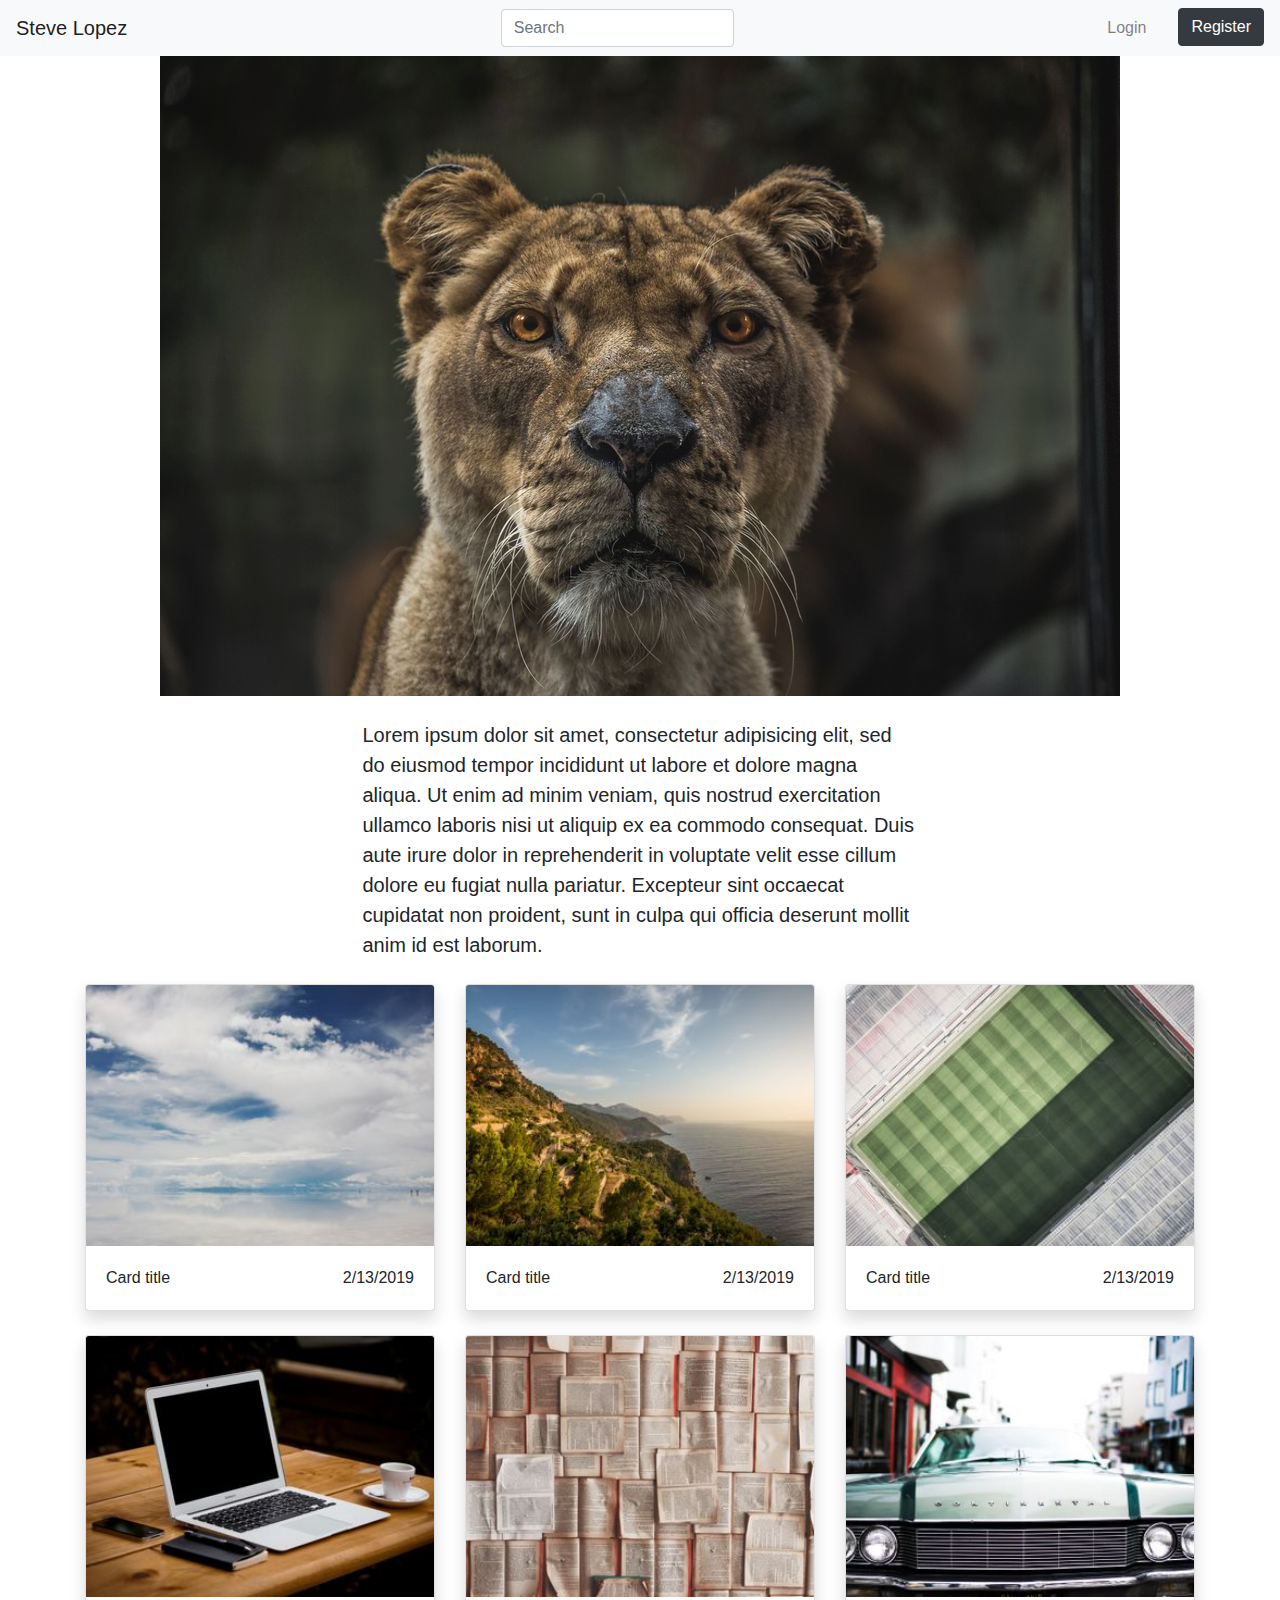
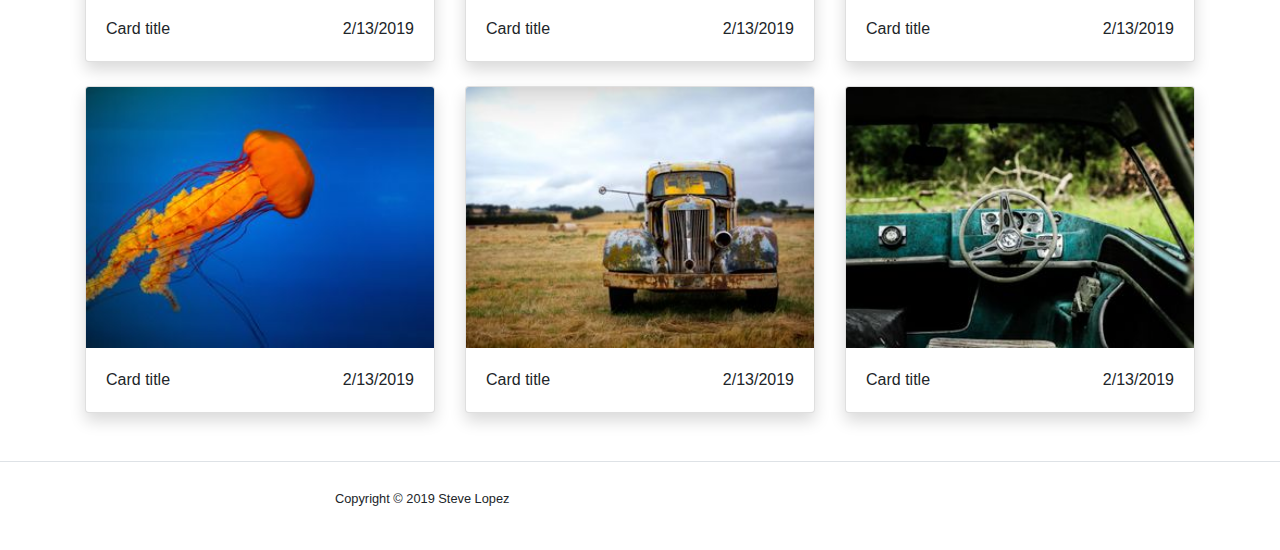
<file: index.html>
<!DOCTYPE html>
<html lang="en">
<head>
	<meta charset="UTF-8">
	 <meta name="viewport" content="width=device-width, initial-scale=1, maximum-scale=1, minimum-scale=1">
	<link rel="stylesheet" href="https://stackpath.bootstrapcdn.com/bootstrap/4.3.1/css/bootstrap.min.css" integrity="sha384-ggOyR0iXCbMQv3Xipma34MD+dH/1fQ784/j6cY/iJTQUOhcWr7x9JvoRxT2MZw1T" crossorigin="anonymous">
	<title>Bootstrap Exercise</title>
</head>
<body>
	<header>
		<nav class="navbar navbar-expand-lg navbar-light bg-light">
		  <a class="navbar-brand" href="#">Steve Lopez</a>
		  <button class="navbar-toggler" type="button" data-toggle="collapse" data-target="#navbarSupportedContent" aria-controls="navbarSupportedContent" aria-expanded="false" aria-label="Toggle navigation">
		    <span class="navbar-toggler-icon"></span>
		  </button>

		  <div class="collapse navbar-collapse" id="navbarSupportedContent">
		    <form class="form-inline my-2 my-lg-0 mx-auto">
		      <input class="form-control mr-sm-2" type="search" placeholder="Search" aria-label="Search">
		      <button class="btn btn-outline-success my-2 my-sm-0 sr-only" type="submit">Search</button>
		    </form>
		    <ul class="navbar-nav">
		      <li class="nav-item mr-4">
		        <a class="nav-link" href="#">Login</a>
		      </li>
		      <li class="nav-item">
		        <a class="btn btn-dark" href="#">Register</a>
		      </li>
		    </ul>
		  </div>
		</nav>
	</header>
	<main class="container">
		<img class="d-block img-fluid mx-auto" src="assets/assets/images/lioness.jpg" alt="Lioness staring from the wild">
		<p class="lead mx-auto my-4 w-50">Lorem ipsum dolor sit amet, consectetur adipisicing elit, sed do eiusmod
		tempor incididunt ut labore et dolore magna aliqua. Ut enim ad minim veniam,
		quis nostrud exercitation ullamco laboris nisi ut aliquip ex ea commodo
		consequat. Duis aute irure dolor in reprehenderit in voluptate velit esse
		cillum dolore eu fugiat nulla pariatur. Excepteur sint occaecat cupidatat non
		proident, sunt in culpa qui officia deserunt mollit anim id est laborum.</p>

		<section class="row">

		<!-- Card -->
			<div class="col-md-6 col-lg-4 mb-4">
				<article class="card shadow">
				 <img src="assets/assets/images/clear-sky.jpg" class="card-img-top" alt="A clear sky over water">
				 <div class="card-body d-md-flex d-flex justify-content-between">
				    <p class="card-title m-0">Card title</p>
				    <p class="card-title m-0">2/13/2019</p>
				 </article>
			 </div>
			<!-- End Card -->
			<!-- Card -->
			<div class="col-md-6 col-lg-4 mb-4">
				<article class="card shadow">
				 <img src="assets/assets/images/rocky-coast.jpg" class="card-img-top" alt="A rocky coast on a sunset">
				 <div class="card-body d-md-flex d-flex justify-content-between">
				    <p class="card-title m-0">Card title</p>
				    <p class="card-title m-0">2/13/2019</p>
				 </article>
			 </div>
			<!-- End Card -->
			<!-- Card -->
			<div class="col-md-6 col-lg-4 mb-4">
				<article class="card shadow">
				 <img src="assets/assets/images/soccer.jpg" class="card-img-top" alt="Bird's eye view of a soccer stadium">
				 <div class="card-body d-md-flex d-flex justify-content-between">
				    <p class="card-title m-0">Card title</p>
				    <p class="card-title m-0">2/13/2019</p>
				 </article>
			 </div>
			<!-- End Card -->
			<!-- Card -->
			<div class="col-md-6 col-lg-4 mb-4">
				<article class="card shadow">
				 <img src="assets/assets/images/laptop.jpg" class="card-img-top" alt="A laptop on a table">
				 <div class="card-body d-md-flex d-flex justify-content-between">
				    <p class="card-title m-0">Card title</p>
				    <p class="card-title m-0">2/13/2019</p>
				 </article>
			 </div>
			<!-- End Card -->
			<!-- Card -->
			<div class="col-md-6 col-lg-4 mb-4">
				<article class="card shadow">
				 <img src="assets/assets/images/books.jpg" class="card-img-top" alt="Opened books">
				 <div class="card-body d-md-flex d-flex justify-content-between">
				    <p class="card-title m-0">Card title</p>
				    <p class="card-title m-0">2/13/2019</p>
				 </article>
			 </div>
			<!-- End Card -->
			<!-- Card -->
			<div class="col-md-6 col-lg-4 mb-4">
				<article class="card shadow">
				 <img src="assets/assets/images/classic-car.jpg" class="card-img-top" alt="The front of a classic car">
				 <div class="card-body d-md-flex d-flex justify-content-between">
				    <p class="card-title m-0">Card title</p>
				    <p class="card-title m-0">2/13/2019</p>
				 </article>
			 </div>
			<!-- End Card -->
			<!-- Card -->
			<div class="col-md-6 col-lg-4 mb-4">
				<article class="card shadow">
				 <img src="assets/assets/images/jellyfish.jpg" class="card-img-top" alt="An orange jellyfish">
				 <div class="card-body d-md-flex d-flex justify-content-between">
				    <p class="card-title m-0">Card title</p>
				    <p class="card-title m-0">2/13/2019</p>
				 </article>
			 </div>
			<!-- End Card -->
			<!-- Card -->
			<div class="col-md-6 col-lg-4 mb-4">
				<article class="card shadow">
				 <img src="assets/assets/images/rusty-truck.jpg" class="card-img-top" alt="A rusty truck at the middle of nowhere">
				 <div class="card-body d-md-flex d-flex justify-content-between">
				    <p class="card-title m-0">Card title</p>
				    <p class="card-title m-0">2/13/2019</p>
				 </article>
			 </div>
			<!-- End Card -->
			<!-- Card -->
			<div class="col-md-6 col-lg-4 mb-4">
				<article class="card shadow">
				 <img src="assets/assets/images/wheel.jpg" class="card-img-top" alt="Steering wheel in an abandoned car">
				 <div class="card-body d-md-flex d-flex justify-content-between">
				    <p class="card-title m-0">Card title</p>
				    <p class="card-title m-0">2/13/2019</p>
				 </article>
			 </div>
			<!-- End Card -->

		</section>
	</main>

	<footer class="border-top mt-4">
		<div class="container py-4 w-50">
			<p>
				<small>
					Copyright &copy; 2019 Steve Lopez
				</small>
			</p>
		</div>
	</footer>

	<script src="https://code.jquery.com/jquery-3.3.1.slim.min.js" integrity="sha384-q8i/X+965DzO0rT7abK41JStQIAqVgRVzpbzo5smXKp4YfRvH+8abtTE1Pi6jizo" crossorigin="anonymous"></script>
	<script src="https://cdnjs.cloudflare.com/ajax/libs/popper.js/1.14.7/umd/popper.min.js" integrity="sha384-UO2eT0CpHqdSJQ6hJty5KVphtPhzWj9WO1clHTMGa3JDZwrnQq4sF86dIHNDz0W1" crossorigin="anonymous"></script>
	<script src="https://stackpath.bootstrapcdn.com/bootstrap/4.3.1/js/bootstrap.min.js" integrity="sha384-JjSmVgyd0p3pXB1rRibZUAYoIIy6OrQ6VrjIEaFf/nJGzIxFDsf4x0xIM+B07jRM" crossorigin="anonymous"></script>
</body>
</html>
</file>
